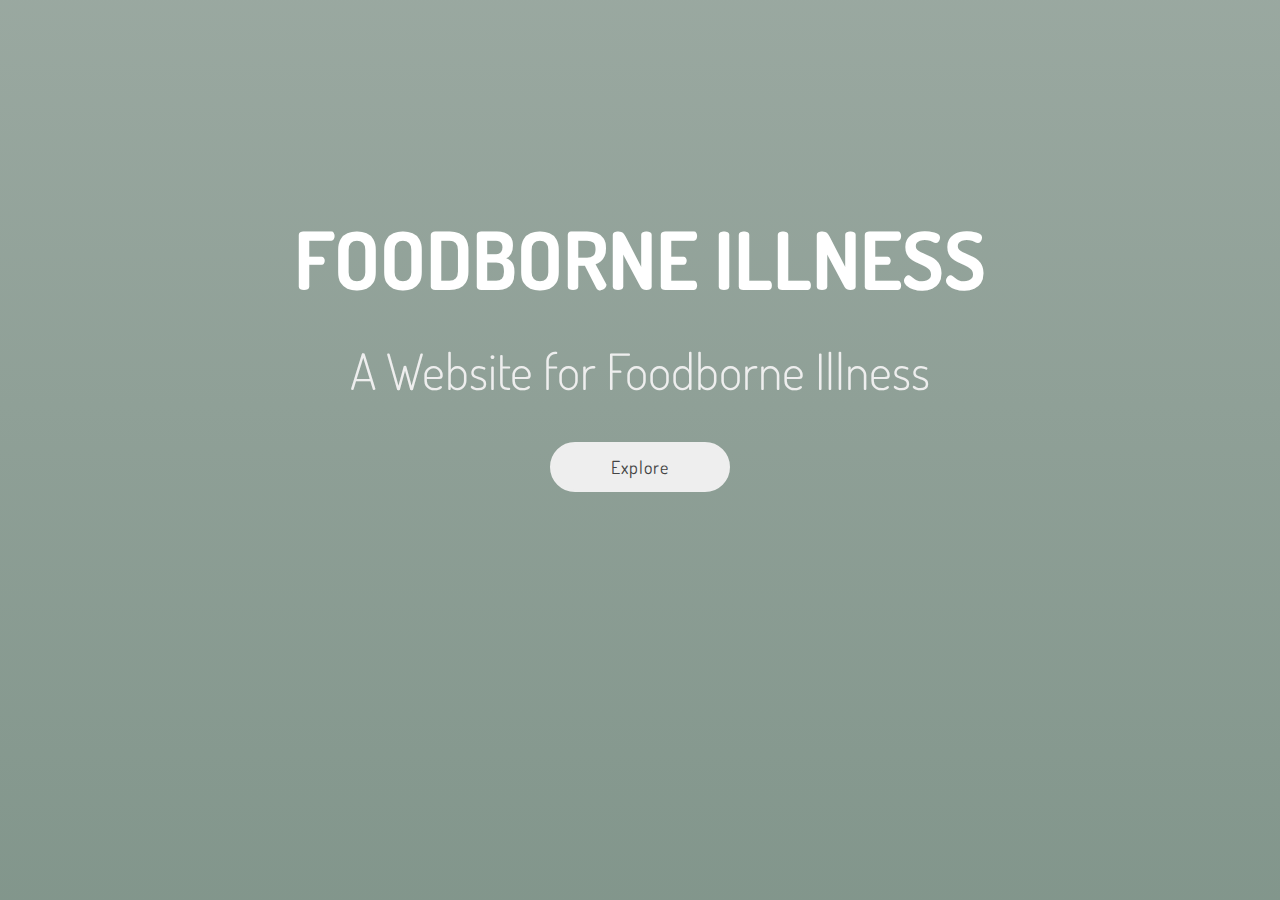
<file: index.html>
<!DOCTYPE html>
<html lang="en">
  <head>
    <meta charset="UTF-8" />
    <meta name="viewport" content="width=device-width, initial-scale=1.0" />
    <meta http-equiv="X-UA-Compatible" content="ie=edge" />
    <link href="https://fonts.googleapis.com/css?family=Dosis:300,400,700" rel="stylesheet"/>
    <link rel="stylesheet" href="indexStyle.css" />
    <title>Home page for Foodborne Illness</title>
  </head>
  <body>
    <div class="container">
      <div class="banner">
        <h1><span>Foodborne Illness</span></h1>
        <p>A Website for Foodborne Illness</p>
        <button onclick="location.href='Page2.html';" type="button" class="btn-left">
          Explore
        </button>
      </div>
    </div>
  </body>
</html>
</file>
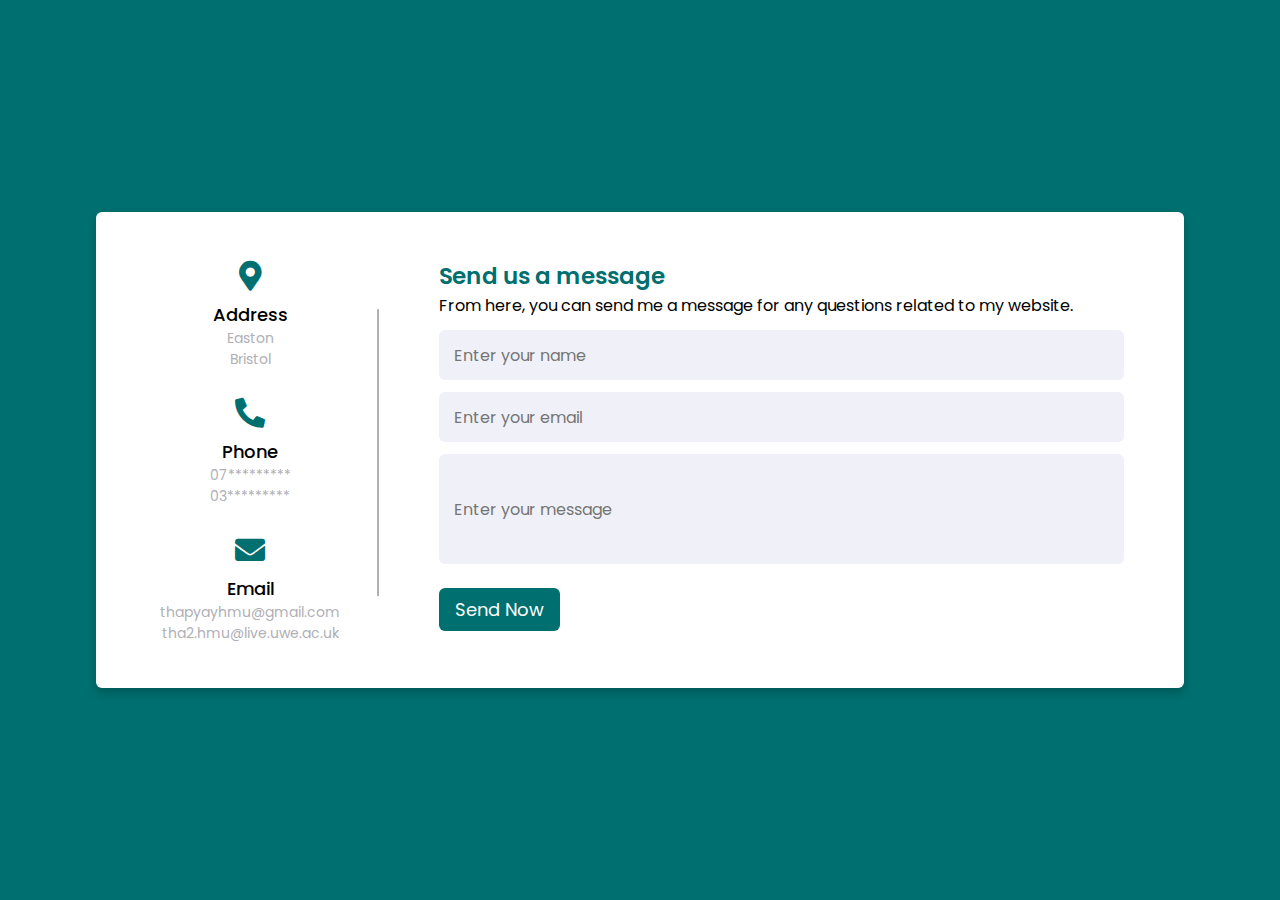
<file: Contact.html>
<!DOCTYPE html>
<html lang="en" dir="ltr">
  <head>
    <meta charset="UTF-8">
    <link rel="stylesheet" href="ContactStyle.css">
    <link rel="stylesheet" href="https://cdnjs.cloudflare.com/ajax/libs/font-awesome/5.15.2/css/all.min.css"/>
     <meta name="viewport" content="width=device-width, initial-scale=1.0">
   </head>
<body>
  <div class="container">
    <div class="content">
      <div class="left-side">
        <div class="address details">
          <i class="fas fa-map-marker-alt"></i>
          <div class="topic">Address</div>
          <div class="text-one">Easton</div>
          <div class="text-two">Bristol</div>
        </div>
        <div class="phone details">
          <i class="fas fa-phone-alt"></i>
          <div class="topic">Phone</div>
          <div class="text-one">07*********</div>
          <div class="text-two">03*********</div>
        </div>
        <div class="email details">
          <i class="fas fa-envelope"></i>
          <div class="topic">Email</div>
          <div class="text-one">thapyayhmu@gmail.com</div>
          <div class="text-two">tha2.hmu@live.uwe.ac.uk</div>
        </div>
      </div>
      <div class="right-side">
        <div class="topic-text">Send us a message</div>
        <p>From here, you can send me a message for any questions related to my website.</p>
      <form action="#">
        <div class="input-box">
          <input type="text" placeholder="Enter your name">
        </div>
        <div class="input-box">
          <input type="text" placeholder="Enter your email">
        </div>
        <div class="input-box message-box">
          <input type="text-area" placeholder="Enter your message">
        </div>
        <div class="button">
          <input type="button" value="Send Now" onclick="location.href='index.html';" >
        </div>
      </form>
    </div>
    </div>
  </div>
</body>
</html>
</file>
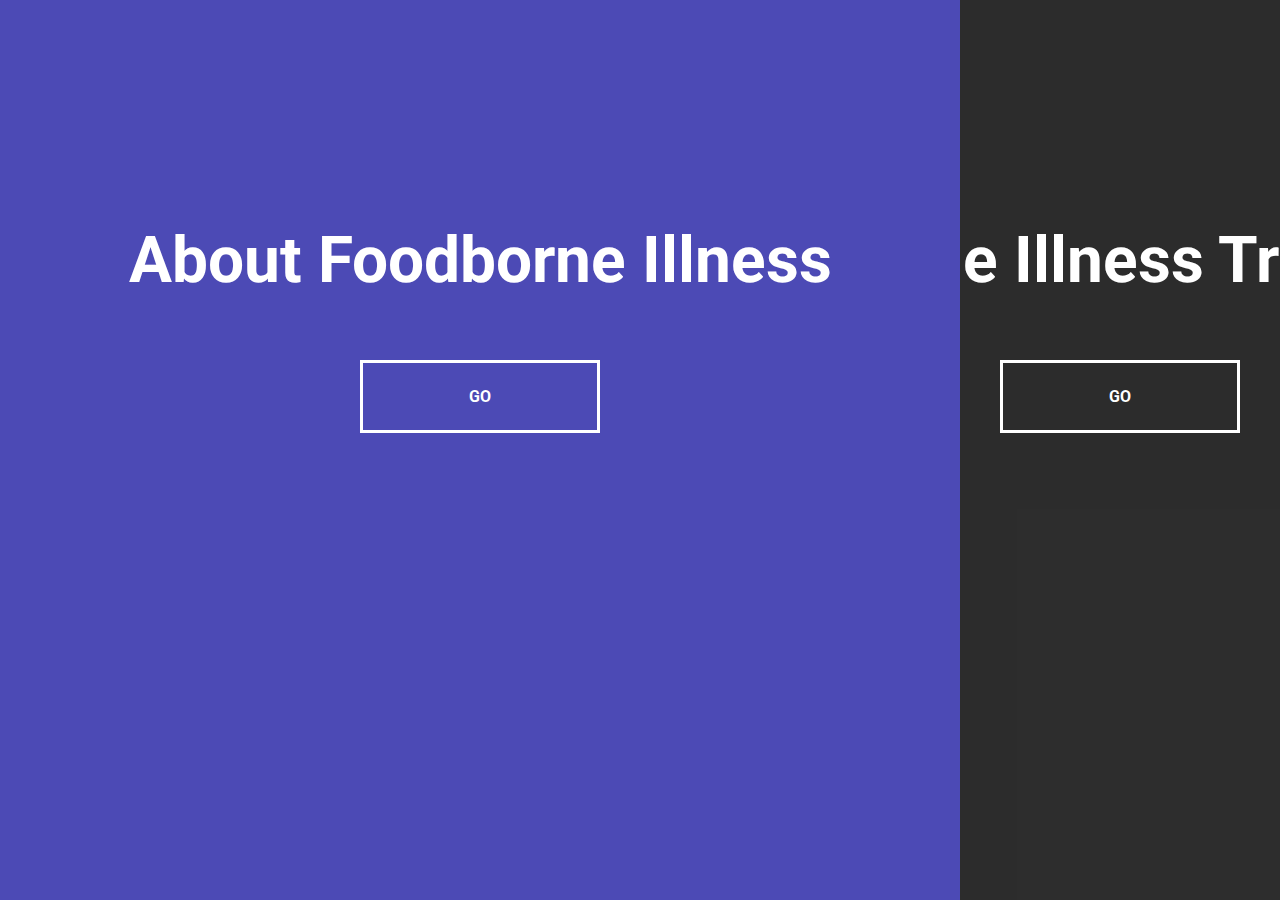
<file: Page2.html>
<!DOCTYPE html>
<html lang="en">
  <head>
    <meta charset="UTF-8" />
    <meta name="viewport" content="width=device-width, initial-scale=1.0" />
    <link rel="stylesheet" href="Page2Style.css" />
    <title>Second Landing Page
    </title>
  </head>
  <body>
    <div class="container">
      <div class="split left">
        <h1>About Foodborne Illness</h1>
        <a href="#" class="btn" onclick="location.href='What.html';">Go</a>
      </div>
      <div class="split right">
        <h1>Foodborne Illness Treatments</h1>
        <a href="#" class="btn" onclick="location.href='Ways.html';">Go</a>
      </div>
    </div>

    <script src="Page2Script.js"></script>
  </body>
</html>
</file>
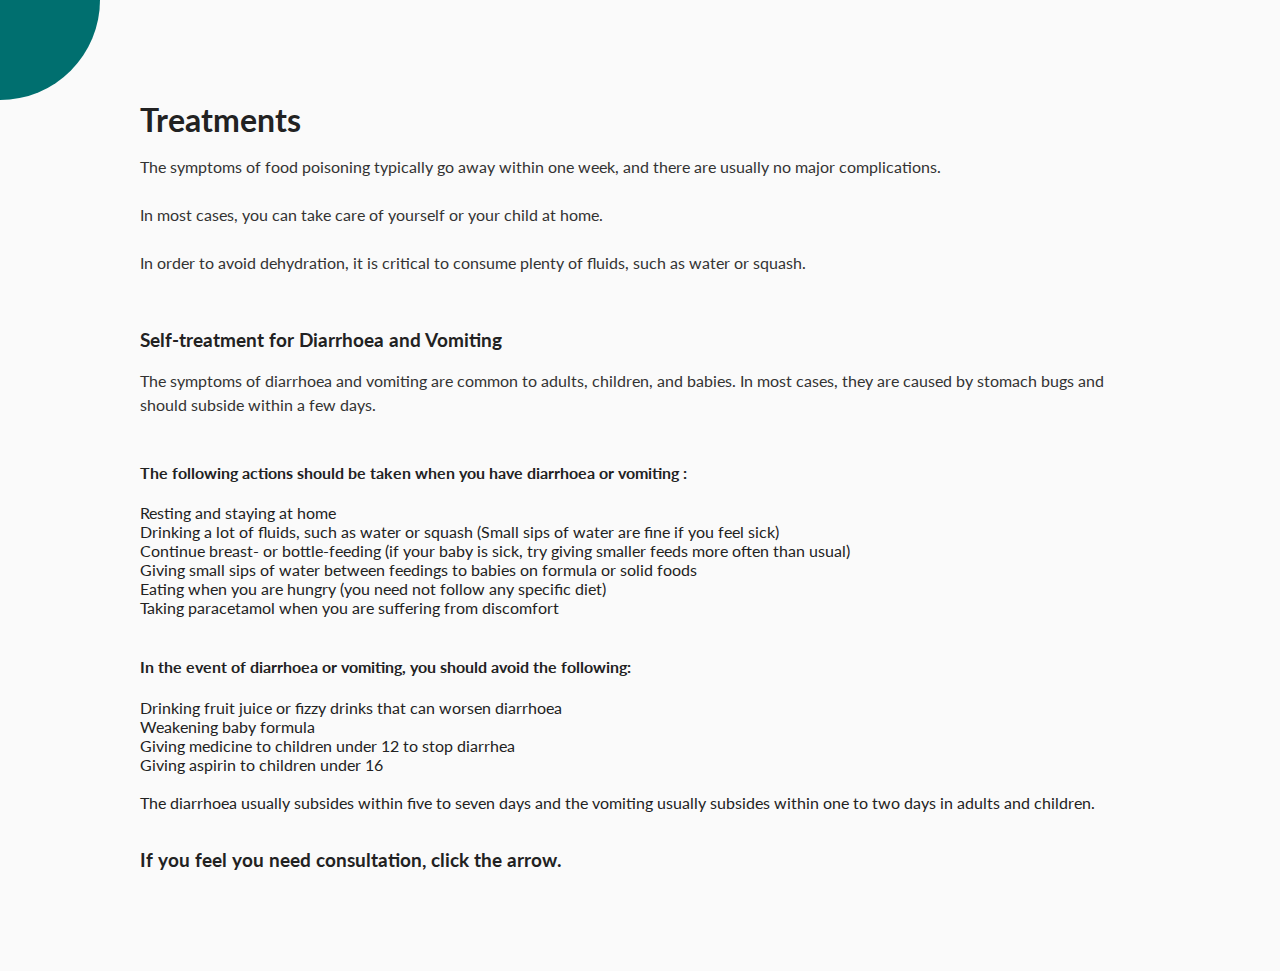
<file: Ways.html>
<!DOCTYPE html>
<html lang="en">
  <head>
    <meta charset="UTF-8" />
    <meta name="viewport" content="width=device-width, initial-scale=1.0" />
    <link rel="stylesheet" href="https://cdnjs.cloudflare.com/ajax/libs/font-awesome/5.14.0/css/all.min.css" integrity="sha512-1PKOgIY59xJ8Co8+NE6FZ+LOAZKjy+KY8iq0G4B3CyeY6wYHN3yt9PW0XpSriVlkMXe40PTKnXrLnZ9+fkDaog==" crossorigin="anonymous" />
    <link rel="stylesheet" href="WaysStyle.css" />
    <title>Treatments for Foodborne Illness</title>
  </head>
  <body>
    <div class="container">
      <div class="circle-container">
        <div class="circle">
          <button id="close">
            <i class="fas fa-times"></i>
          </button>
          <button id="open">
            <i class="fas fa-bars"></i>
          </button>
        </div>
      </div>

      <div class="content">
        <h1>Treatments</h1>
        <p>
          <i class="fas fa-snowflake"></i> The symptoms of food poisoning typically go away within one week, and there are usually no major complications.<br><br>
          <i class="fas fa-snowflake"></i> In most cases, you can take care of yourself or your child at home.<br><br>
          <i class="fas fa-snowflake"></i> In order to avoid dehydration, it is critical to consume plenty of fluids, such as water or squash.  
        </p><br>
        <h3>Self-treatment for Diarrhoea and Vomiting</h3>
         <p>
           The symptoms of diarrhoea and vomiting are common to adults, children, and babies. In most cases, they are caused by stomach bugs and should subside within a few days.<br><br>
           <h4> The following actions should be taken when you have diarrhoea or vomiting :</h4>
          <i class="fas fa-check"></i> Resting and staying at home<br>
          <i class="fas fa-check"></i> Drinking a lot of fluids, such as water or squash (Small sips of water are fine if you feel sick)<br>
          <i class="fas fa-check"></i> Continue breast- or bottle-feeding (if your baby is sick, try giving smaller feeds more often than usual)<br>
          <i class="fas fa-check"></i> Giving small sips of water between feedings to babies on formula or solid foods<br>
          <i class="fas fa-check"></i> Eating when you are hungry (you need not follow any specific diet)<br>
          <i class="fas fa-check"></i> Taking paracetamol when you are suffering from discomfort<br><br>
        <h4> In the event of diarrhoea or vomiting, you should avoid the following: </h4>
        <i class="fas fa-times"></i> Drinking fruit juice or fizzy drinks that can worsen diarrhoea<br>
        <i class="fas fa-times"></i> Weakening baby formula<br>
        <i class="fas fa-times"></i> Giving medicine to children under 12 to stop diarrhea<br>
        <i class="fas fa-times"></i> Giving aspirin to children under 16<br><br>
        The diarrhoea usually subsides within five to seven days and the vomiting usually subsides within one to two days in adults and children.
        <br><br> <h3>If you feel you need consultation, click the arrow. <i class="fas fa-arrow-circle-right" onclick="location.href='Ways2.html';"></i></h3>
        </p>
      </div>
    </div>

    <nav>
      <ul>
        <li><i class="fas fa-home"></i><a href="#" onclick="location.href='Feedback.html';"> Home</a></li>
        <li><i class="fas fa-info-circle"></i><a href="#" onclick="location.href='Source.html';"> Source</a></li>
        <li><i class="fas fa-envelope"></i><a href="#" onclick="location.href='Contact.html';"> Contact Us</a></li>
      </ul>
    </nav>
    <script src="WaysScript.js"></script>
  </body>
</html>
</file>
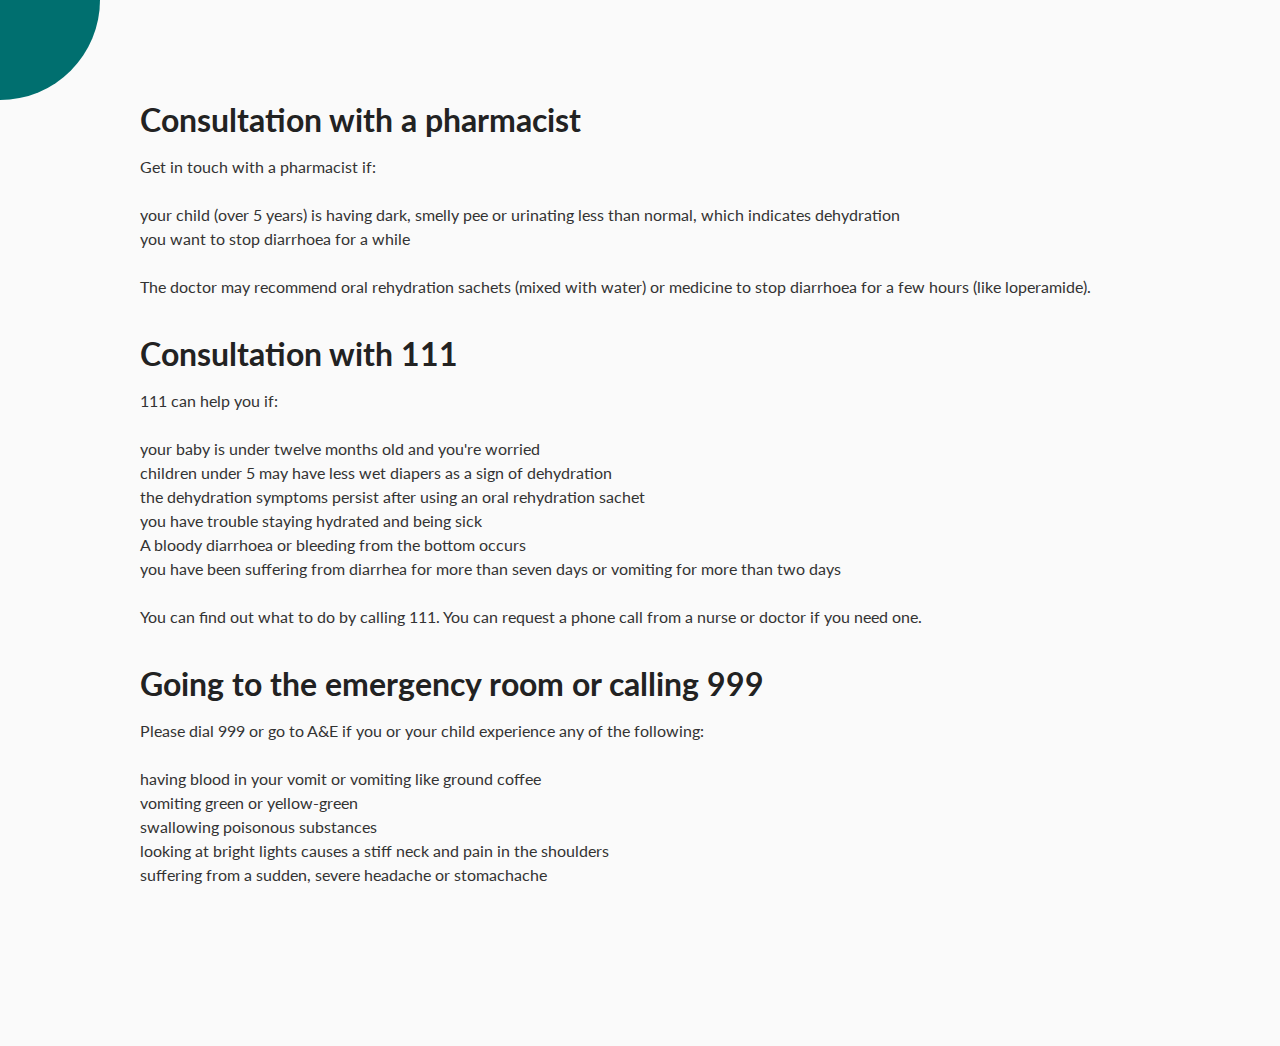
<file: Ways2.html>
<!DOCTYPE html>
<html lang="en">
  <head>
    <meta charset="UTF-8" />
    <meta name="viewport" content="width=device-width, initial-scale=1.0" />
    <link rel="stylesheet" href="https://cdnjs.cloudflare.com/ajax/libs/font-awesome/5.14.0/css/all.min.css" integrity="sha512-1PKOgIY59xJ8Co8+NE6FZ+LOAZKjy+KY8iq0G4B3CyeY6wYHN3yt9PW0XpSriVlkMXe40PTKnXrLnZ9+fkDaog==" crossorigin="anonymous" />
    <link rel="stylesheet" href="WaysStyle.css" />
    <title>Other Suggestions</title>
  </head>
  <body>
    <div class="container">
      <div class="circle-container">
        <div class="circle">
          <button id="close">
            <i class="fas fa-times"></i>
          </button>
          <button id="open">
            <i class="fas fa-bars"></i>
          </button>
        </div>
      </div>

      <div class="content">
        <h1>Consultation with a pharmacist</h1>
        <p>
          Get in touch with a pharmacist if:<br><br>
          <i class="fas fa-circle"></i> your child (over 5 years) is having dark, smelly pee or urinating less than normal, which indicates dehydration<br>
          <i class="fas fa-circle"></i> you want to stop diarrhoea for a while<br><br>
          The doctor may recommend oral rehydration sachets (mixed with water) or medicine to stop diarrhoea for a few hours (like loperamide).
        </p><br>
        <h1>Consultation with 111</h1>
        <p>
         111 can help you if: <br><br>
          <i class="fas fa-circle"></i> your baby is under twelve months old and you're worried<br>
          <i class="fas fa-circle"></i> children under 5 may have less wet diapers as a sign of dehydration<br>
          <i class="fas fa-circle"></i> the dehydration symptoms persist after using an oral rehydration sachet<br>
          <i class="fas fa-circle"></i> you have trouble staying hydrated and being sick<br>
          <i class="fas fa-circle"></i> A bloody diarrhoea or bleeding from the bottom occurs<br>
          <i class="fas fa-circle"></i> you have been suffering from diarrhea for more than seven days or vomiting for more than two days<br><br>
          You can find out what to do by calling 111. You can request a phone call from a nurse or doctor if you need one.
        </p><br>
         <h1>Going to the emergency room or calling 999</h1>
        <p>
        Please dial 999 or go to A&E if you or your child experience any of the following: <br><br>
          <i class="fas fa-circle"></i> having blood in your vomit or vomiting like ground coffee<br>
          <i class="fas fa-circle"></i> vomiting green or yellow-green<br>
          <i class="fas fa-circle"></i> swallowing poisonous substances<br>
          <i class="fas fa-circle"></i> looking at bright lights causes a stiff neck and pain in the shoulders<br>
          <i class="fas fa-circle"></i> suffering from a sudden, severe headache or stomachache<br><br>
        </p><br>
      </div>
    </div>

    <nav>
      <ul>
        <li><i class="fas fa-home"></i><a href="#" onclick="location.href='Feedback.html';"> Home</a></li>
        <li><i class="fas fa-info-circle"></i><a href="#" onclick="location.href='Source.html';"> Source</a></li>
        <li><i class="fas fa-envelope"></i><a href="#" onclick="location.href='Contact.html';"> Contact Us</a></li>
      </ul>
    </nav>
    <script src="WaysScript.js"></script>
  </body>
</html>
</file>
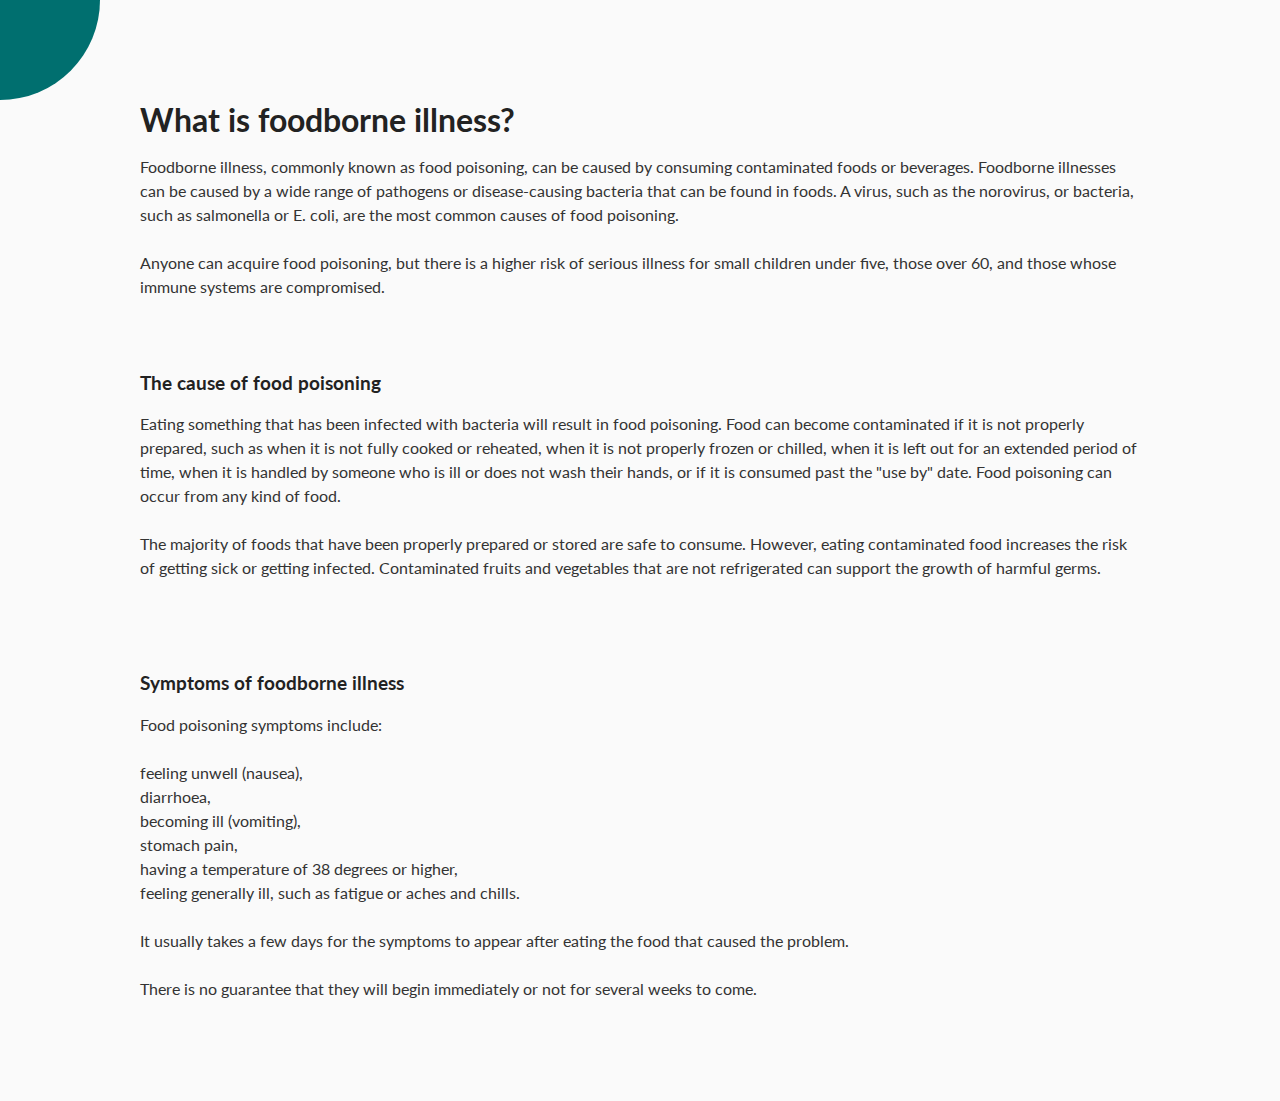
<file: What.html>
<!DOCTYPE html>
<html lang="en">
  <head>
    <meta charset="UTF-8" />
    <meta name="viewport" content="width=device-width, initial-scale=1.0" />
    <link rel="stylesheet" href="https://cdnjs.cloudflare.com/ajax/libs/font-awesome/5.14.0/css/all.min.css" integrity="sha512-1PKOgIY59xJ8Co8+NE6FZ+LOAZKjy+KY8iq0G4B3CyeY6wYHN3yt9PW0XpSriVlkMXe40PTKnXrLnZ9+fkDaog==" crossorigin="anonymous" />
    <link rel="stylesheet" href="WhatStyle.css" />
    <title>About Foodborne Illness</title>
  </head>
  <body>
    <div class="container">
      <div class="circle-container">
        <div class="circle">
          <button id="close">
            <i class="fas fa-times"></i>
          </button>
          <button id="open">
            <i class="fas fa-bars"></i>
          </button>
        </div>
      </div>

      <div class="content">
        <h1>What is foodborne illness?</h1>
        <p>Foodborne illness, commonly known as food poisoning, can be caused by consuming contaminated foods or beverages. 
          Foodborne illnesses can be caused by a wide range of pathogens or disease-causing bacteria that can be found in foods. 
          A virus, such as the norovirus, or bacteria, such as salmonella or E. coli, are the most common causes of food poisoning.
          <br><br>Anyone can acquire food poisoning, but there is a higher risk of serious illness for small children under five, those over 60, and those whose immune systems are compromised.</p>
        <br><br>
        <h3>The cause of food poisoning</h3>
        <p>Eating something that has been infected with bacteria will result in food poisoning. 
          Food can become contaminated if it is not properly prepared, such as when it is not fully cooked or reheated, when it is not properly frozen or chilled, when it is left out for an extended period of time, when it is handled by someone who is ill or does not wash their hands, or if it is consumed past the "use by" date. 
          Food poisoning can occur from any kind of food.<br><br>
          The majority of foods that have been properly prepared or stored are safe to consume. 
          However, eating contaminated food increases the risk of getting sick or getting infected. 
          Contaminated fruits and vegetables that are not refrigerated can support the growth of harmful germs.</p>
        <br><br><br>
        <h3>Symptoms of foodborne illness</h3>
        <p>Food poisoning symptoms include: <br><br>
          <i class="fas fa-snowflake"></i> <t> feeling unwell (nausea),</t><br>
          <i class="fas fa-snowflake"></i> <t> diarrhoea,</t><br>
          <i class="fas fa-snowflake"></i> <t> becoming ill (vomiting),</t><br>
          <i class="fas fa-snowflake"></i> <t> stomach pain,</t><br>
          <i class="fas fa-snowflake"></i> <t> having a temperature of 38 degrees or higher,</t><br>
          <i class="fas fa-snowflake"></i> <t> feeling generally ill, such as fatigue or aches and chills.</t><br>
          <br>It usually takes a few days for the symptoms to appear after eating the food that caused the problem. 
          <br><br> There is no guarantee that they will begin immediately or not for several weeks to come.</p>
      </div>
    </div>

    <nav>
      <ul>
        <li><i class="fas fa-home"></i><a href="#" onclick="location.href='Feedback.html';"> Home</a></li>
        <li><i class="fas fa-info-circle"></i><a href="#" onclick="location.href='Source.html';"> Source</a></li>
        <li><i class="fas fa-envelope"></i><a href="#" onclick="location.href='Contact.html';"> Contact Us</a></li>
      </ul>
    </nav>
    <script src="WhatScript.js"></script>
  </body>
</html>
</file>
<file: indexStyle.css>
* {
  margin: 0;
  padding: 0;
  font-family: "Dosis", sans-serif;
}

.container {
  width: 100%;
  height: 100vh;
  background: linear-gradient(rgba(53, 82, 66, 0.5), rgba(47, 80, 63, 0.6)),
    url(https://cdn.glitch.global/a2c3ce67-bbb2-4de0-9563-5ceb065e33ec/bg.jpg?v=1662994677114) center no-repeat;
  background-size: cover;
  overflow: hidden;
  position: relative;
}

.banner {
  width: 100%;
  position: absolute;
  top: 40%;
  left: 50%;
  transform: translate(-50%, -50%);
  text-align: center;
}

.banner h1 {
  font-size: 80px;
  color: #ddd;
  font-weight: 300;
  margin-bottom: 30px;
  animation: moveToLeft 2s;
}

.banner span {
  text-transform: uppercase;
  font-weight: 700;
  color: #fff;
}

.banner p {
  font-size: 50px;
  font-weight: 300;
  color: #eee;
  margin-bottom: 20px;
  animation: moveToRight 2s;
}

.banner button {
  width: 180px;
  padding: 12px;
  margin: 20px;
  border: 2px solid #eee;
  border-radius: 50px;
  font-size: 18px;
  outline: none;
  letter-spacing: 1px;
  cursor: pointer;
}

.btn-left {
  background-color: #eee;
  color: #444;
  animation: animateBtn 1s 1.5s backwards;
}

.btn-right {
  background-color: transparent;
  color: #eee;
  animation: animateBtn 1s 2.3s backwards;
}

@keyframes moveToLeft {
  0% {
    transform: translateX(120px);
    opacity: 0;
  }

  100% {
    transform: translateX(0);
    opacity: 1;
  }
}

@keyframes moveToRight {
  0% {
    transform: translateX(-120px);
    opacity: 0;
  }

  100% {
    transform: translateX(0);
    opacity: 1;
  }
}

@keyframes animateBtn {
  0% {
    opacity: 0;
  }

  100% {
    opacity: 1;
  }
}
</file>
<file: ContactStyle.css>
@import url('https://fonts.googleapis.com/css2?family=Poppins:wght@200;300;400;500;600;700&display=swap');
*{
  margin: 0;
  padding: 0;
  box-sizing: border-box;
  font-family: "Poppins" , sans-serif;
}
body{
  min-height: 100vh;
  width: 100%;
  background: #006f6f;
  display: flex;
  align-items: center;
  justify-content: center;
}
.container{
  width: 85%;
  background: #fff;
  border-radius: 6px;
  padding: 20px 60px 30px 40px;
  box-shadow: 0 5px 10px rgba(0, 0, 0, 0.2);
}
.container .content{
  display: flex;
  align-items: center;
  justify-content: space-between;
}
.container .content .left-side{
  width: 25%;
  height: 100%;
  display: flex;
  flex-direction: column;
  align-items: center;
  justify-content: center;
  margin-top: 15px;
  position: relative;
}
.content .left-side::before{
  content: '';
  position: absolute;
  height: 70%;
  width: 2px;
  right: -15px;
  top: 50%;
  transform: translateY(-50%);
  background: #afafb6;
}
.content .left-side .details{
  margin: 14px;
  text-align: center;
}
.content .left-side .details i{
  font-size: 30px;
  color: #006f6f;
  margin-bottom: 10px;
}
.content .left-side .details .topic{
  font-size: 18px;
  font-weight: 500;
}
.content .left-side .details .text-one,
.content .left-side .details .text-two{
  font-size: 14px;
  color: #afafb6;
}
.container .content .right-side{
  width: 75%;
  margin-left: 75px;
}
.content .right-side .topic-text{
  font-size: 23px;
  font-weight: 600;
  color: #006f6f;
}
.right-side .input-box{
  height: 50px;
  width: 100%;
  margin: 12px 0;
}
.right-side .input-box input,
.right-side .input-box textarea{
  height: 100%;
  width: 100%;
  border: #111212;
  outline: none;
  font-size: 16px;
  background: #F0F1F8;
  border-radius: 6px;
  padding: 0 15px;
  resize: none;
}
.right-side .message-box{
  min-height: 110px;
}
.right-side .input-box textarea{
  padding-top: 6px;
}
.right-side .button{
  display: inline-block;
  margin-top: 12px;
}
.right-side .button input[type="button"]{
  color: #fff;
  font-size: 18px;
  outline: none;
  border: none;
  padding: 8px 16px;
  border-radius: 6px;
  background: #006f6f;
  cursor: pointer;
  transition: all 0.3s ease;
}
.button input[type="button"]:hover{
  background: #006f6f;
}

@media (max-width: 950px) {
  .container{
    width: 90%;
    padding: 30px 40px 40px 35px ;
  }
  .container .content .right-side{
   width: 75%;
   margin-left: 55px;
}
}
@media (max-width: 820px) {
  .container{
    margin: 40px 0;
    height: 100%;
  }
  .container .content{
    flex-direction: column-reverse;
  }
 .container .content .left-side{
   width: 100%;
   flex-direction: row;
   margin-top: 40px;
   justify-content: center;
   flex-wrap: wrap;
 }
 .container .content .left-side::before{
   display: none;
 }
 .container .content .right-side{
   width: 100%;
   margin-left: 0;
 }
}
</file>
<file: Page2Style.css>
@import url('https://fonts.googleapis.com/css2?family=Roboto:wght@400;700&display=swap');

:root {
  --left-bg-color: rgba(87, 84, 236, 0.7);
  --right-bg-color: rgba(43, 43, 43, 0.8);
  --left-btn-hover-color: rgba(87, 84, 236, 1);
  --right-btn-hover-color: rgba(28, 122, 28, 1);
  --hover-width: 75%;
  --other-width: 25%;
  --speed: 1000ms;
}

* {
  box-sizing: border-box;
}

body {
  font-family: 'Roboto', sans-serif;
  height: 100vh;
  overflow: hidden;
  margin: 0;
}

h1 {
  font-size: 4rem;
  color: #fff;
  position: absolute;
  left: 50%;
  top: 20%;
  transform: translateX(-50%);
  white-space: nowrap;
}

.btn {
  position: absolute;
  display: flex;
  align-items: center;
  justify-content: center;
  left: 50%;
  top: 40%;
  transform: translateX(-50%);
  text-decoration: none;
  color: #fff;
  border: #fff solid 0.2rem;
  font-size: 1rem;
  font-weight: bold;
  text-transform: uppercase;
  width: 15rem;
  padding: 1.5rem;
}

.split.left .btn:hover {
  background-color: var(--left-btn-hover-color);
  border-color: var(--left-btn-hover-color);
}

.split.right .btn:hover {
  background-color: var(--right-btn-hover-color);
  border-color: var(--right-btn-hover-color);
}

.container {
  position: relative;
  width: 100%;
  height: 100%;
  background: #333;
}

.split {
  position: absolute;
  width: 50%;
  height: 100%;
  overflow: hidden;
}

.split.left {
  left: 0;
  background: url(https://cdn.glitch.global/a2c3ce67-bbb2-4de0-9563-5ceb065e33ec/bg.jpg?v=1662994677114);
  background-repeat: no-repeat;
  background-size: cover;
}

.split.left::before {
  content: '';
  position: absolute;
  width: 100%;
  height: 100%;
  background-color: var(--left-bg-color);
}

.split.right {
  right: 0;
  background: url(https://cdn.glitch.global/a2c3ce67-bbb2-4de0-9563-5ceb065e33ec/bg.jpg?v=1662994677114);
  background-repeat: no-repeat;
  background-size: cover;
}

.split.right::before {
  content: '';
  position: absolute;
  width: 100%;
  height: 100%;
  background-color: var(--right-bg-color);
}

.split.right,
.split.left,
.split.right::before,
.split.left::before {
  transition: all var(--speed) ease-in-out;
}

.hover-left .left {
  width: var(--hover-width);
}

.hover-left .right {
  width: var(--other-width);
}

.hover-right .right {
  width: var(--hover-width);
}

.hover-right .left {
  width: var(--other-width);
}

@media (max-width: 800px) {
  h1 {
    font-size: 2rem;
    top: 30%;
  }

  .btn {
    padding: 1.2rem;
    width: 12rem;
  }
}
</file>
<file: WaysStyle.css>
@import url('https://fonts.googleapis.com/css?family=Lato&display=swap');

* {
  box-sizing: border-box;
}

body {
  font-family: 'Lato', sans-serif;
  background-color: #333;
  color: #222;
  overflow-x: hidden;
  margin: 0;
}

.container {
  background-color: #fafafa;
  transform-origin: top left;
  transition: transform 0.5s linear;
  width: 100vw;
  min-height: 100vh;
  padding: 50px;
}

.container.show-nav {
  transform: rotate(-20deg);
}

.circle-container {
  position: fixed;
  top: -100px;
  left: -100px;
}

.circle {
  background-color: #006f6f;
  height: 200px;
  width: 200px;
  border-radius: 50%;
  position: relative;
  transition: transform 0.5s linear;
}

.container.show-nav .circle {
  transform: rotate(-70deg);
}

.circle button {
  cursor: pointer;
  position: absolute;
  top: 50%;
  left: 50%;
  height: 100px;
  background: transparent;
  border: 0;
  font-size: 26px;
  color: #fff;
}

.circle button:focus {
  outline: none;
}

.circle button#open {
  left: 60%;
}

.circle button#close {
  top: 60%;
  transform: rotate(90deg);
  transform-origin: top left;
}

.container.show-nav + nav li {
  transform: translateX(0);
  transition-delay: 0.3s;
}

nav {
  position: fixed;
  bottom: 40px;
  left: 0;
  z-index: 100;
}

nav ul {
  list-style-type: none;
  padding-left: 30px;
}

nav ul li {
  text-transform: uppercase;
  color: #fff;
  margin: 40px 0;
  transform: translateX(-100%);
  transition: transform 0.4s ease-in;
}

nav ul li i {
  font-size: 20px;
  margin-right: 10px;
}

nav ul li + li {
  margin-left: 15px;
  transform: translateX(-150%);
}

nav ul li + li + li {
  margin-left: 30px;
  transform: translateX(-200%);
}

nav a{
  color: #fafafa;
  text-decoration: none;
  transition: all 0.5s;
}

nav a:hover {
  color: #FF7979;
  font-weight: bold;
}

.content {
  max-width: 1000px;
  margin: 50px auto;
}

.content h1 {
  margin: 0;
}

.content small {
  color: #555;
  font-style: italic;
}

.content p {
  color: #333;
  line-height: 1.5;
}
</file>
<file: WhatStyle.css>
@import url('https://fonts.googleapis.com/css?family=Lato&display=swap');

* {
  box-sizing: border-box;
}

body {
  font-family: 'Lato', sans-serif;
  background-color: #333;
  color: #222;
  overflow-x: hidden;
  margin: 0;
}

.container {
  background-color: #fafafa;
  transform-origin: top left;
  transition: transform 0.5s linear;
  width: 100vw;
  min-height: 100vh;
  padding: 50px;
}

.container.show-nav {
  transform: rotate(-20deg);
}

.circle-container {
  position: fixed;
  top: -100px;
  left: -100px;
}

.circle {
  background-color: #006f6f;
  height: 200px;
  width: 200px;
  border-radius: 50%;
  position: relative;
  transition: transform 0.5s linear;
}

.container.show-nav .circle {
  transform: rotate(-70deg);
}

.circle button {
  cursor: pointer;
  position: absolute;
  top: 50%;
  left: 50%;
  height: 100px;
  background: transparent;
  border: 0;
  font-size: 26px;
  color: #fff;
}

.circle button:focus {
  outline: none;
}

.circle button#open {
  left: 60%;
}

.circle button#close {
  top: 60%;
  transform: rotate(90deg);
  transform-origin: top left;
}

.container.show-nav + nav li {
  transform: translateX(0);
  transition-delay: 0.3s;
}

nav {
  position: fixed;
  bottom: 40px;
  left: 0;
  z-index: 100;
}

nav ul {
  list-style-type: none;
  padding-left: 30px;
}

nav ul li {
  text-transform: uppercase;
  color: #fff;
  margin: 40px 0;
  transform: translateX(-100%);
  transition: transform 0.4s ease-in;
}

nav ul li i {
  font-size: 20px;
  margin-right: 10px;
}

nav ul li + li {
  margin-left: 15px;
  transform: translateX(-150%);
}

nav ul li + li + li {
  margin-left: 30px;
  transform: translateX(-200%);
}

nav a{
  color: #fafafa;
  text-decoration: none;
  transition: all 0.5s;
}

nav a:hover {
  color: #FF7979;
  font-weight: bold;
}



.content {
  max-width: 1000px;
  margin: 50px auto;
}

.content h1 {
  margin: 0;
}

.content small {
  color: #555;
  font-style: italic;
}

.content p {
  color: #333;
  line-height: 1.5;
}
</file>
